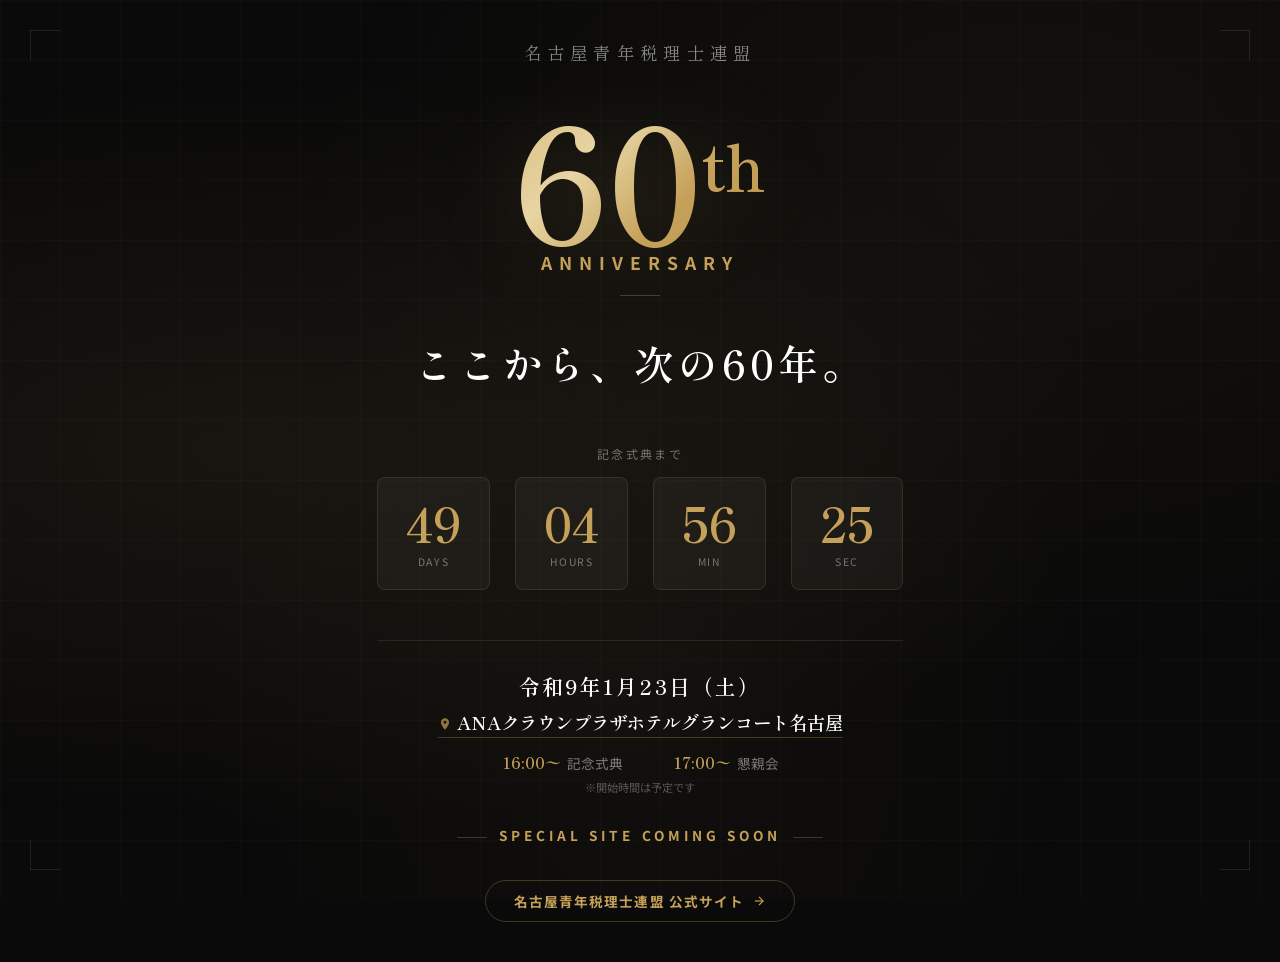
<file: index.html>
<!DOCTYPE html>
<html lang="ja">
<head>
    <meta charset="UTF-8">
    <meta name="viewport" content="width=device-width, initial-scale=1.0">
    <title>名古屋青年税理士連盟 創立60周年記念特設サイト</title>
    <meta name="description" content="名古屋青年税理士連盟は創立60周年を迎えます。記念式典は令和9年1月23日（土）ANAクラウンプラザホテルグランコート名古屋にて開催。">
    <meta property="og:title" content="名古屋青年税理士連盟 創立60周年記念特設サイト">
    <meta property="og:type" content="website">
    <meta property="og:url" content="https://60th.rta.nagoya/">
    <meta property="og:image" content="https://60th.rta.nagoya/images/og-image.jpg">
    <meta property="og:description" content="信頼の60年、未来へ。名古屋青年税理士連盟創立60周年記念特設サイトです。">
    <meta property="og:site_name" content="名古屋青年税理士連盟">
    <meta property="og:locale" content="ja_JP">
    <link rel="icon" href="images/favicon.ico">
    <link rel="apple-touch-icon" href="images/og-image.jpg">
    <link rel="preconnect" href="https://fonts.googleapis.com">
    <link rel="preconnect" href="https://fonts.gstatic.com" crossorigin>
    <link href="https://fonts.googleapis.com/css2?family=Noto+Sans+JP:wght@300;400;700&family=Shippori+Mincho:wght@400;600&display=swap" rel="stylesheet">
    <style>
        *, *::before, *::after { margin: 0; padding: 0; box-sizing: border-box; }

        :root {
            --gold: #C5A059;
            --gold-light: #d4b36a;
            --dark: #0a0a0a;
            --dark-card: rgba(255,255,255,0.04);
            --font-sans: 'Noto Sans JP', sans-serif;
            --font-serif: 'Shippori Mincho', serif;
        }

        body {
            font-family: var(--font-sans);
            background: var(--dark);
            color: #fff;
            min-height: 100vh;
            display: flex;
            align-items: center;
            justify-content: center;
            overflow-x: hidden;
        }

        /* Background */
        .bg {
            position: fixed; top: 0; left: 0; width: 100%; height: 100%; z-index: 0;
            background:
                radial-gradient(ellipse at 20% 50%, rgba(197,160,89,0.08) 0%, transparent 60%),
                radial-gradient(ellipse at 80% 20%, rgba(197,160,89,0.05) 0%, transparent 50%),
                radial-gradient(ellipse at 50% 80%, rgba(197,160,89,0.04) 0%, transparent 50%);
        }

        .bg-grid {
            position: fixed; top: 0; left: 0; width: 100%; height: 100%; z-index: 0;
            background-image:
                linear-gradient(rgba(255,255,255,0.02) 1px, transparent 1px),
                linear-gradient(90deg, rgba(255,255,255,0.02) 1px, transparent 1px);
            background-size: 60px 60px;
        }

        /* Floating particles */
        .particles {
            position: fixed; top: 0; left: 0; width: 100%; height: 100%; z-index: 0;
            overflow: hidden; pointer-events: none;
        }
        .particle {
            position: absolute;
            width: 3px; height: 3px;
            background: var(--gold);
            border-radius: 50%;
            opacity: 0;
            animation: float-up linear infinite;
        }

        @keyframes float-up {
            0% { opacity: 0; transform: translateY(100vh) scale(0); }
            10% { opacity: 0.6; }
            90% { opacity: 0.3; }
            100% { opacity: 0; transform: translateY(-10vh) scale(1); }
        }

        /* Main content */
        .container {
            position: relative; z-index: 10;
            text-align: center;
            padding: 40px 20px;
            max-width: 800px;
        }

        /* Organization name */
        .org-name {
            font-family: var(--font-serif);
            font-size: clamp(0.85rem, 2vw, 1.1rem);
            font-weight: 400;
            letter-spacing: 0.3em;
            color: rgba(255,255,255,0.5);
            margin-bottom: 30px;
            opacity: 0;
            animation: fade-in 1s 0.5s forwards;
        }

        /* Anniversary badge */
        .anniversary {
            margin-bottom: 20px;
            opacity: 0;
            animation: fade-in 1s 0.8s forwards;
        }
        .anniversary-number {
            font-family: var(--font-serif);
            font-size: clamp(5rem, 15vw, 10rem);
            font-weight: 600;
            line-height: 1;
            color: transparent;
            background: linear-gradient(135deg, var(--gold) 0%, #e8d5a3 40%, var(--gold) 60%, #b8923e 100%);
            background-clip: text;
            -webkit-background-clip: text;
            filter: drop-shadow(0 0 40px rgba(197,160,89,0.2));
        }
        .anniversary-sub {
            font-size: clamp(0.8rem, 2vw, 1.1rem);
            font-weight: 700;
            letter-spacing: 0.4em;
            color: var(--gold);
            text-transform: uppercase;
            margin-top: -5px;
        }

        /* Catchcopy */
        .catchcopy {
            font-family: var(--font-serif);
            font-size: clamp(1.5rem, 4vw, 2.5rem);
            font-weight: 600;
            line-height: 1.6;
            letter-spacing: 0.1em;
            margin: 35px 0 50px;
            opacity: 0;
            animation: fade-in 1s 1.1s forwards;
        }

        /* Countdown */
        .countdown-label {
            font-size: 0.75rem;
            letter-spacing: 0.2em;
            color: rgba(255,255,255,0.4);
            text-transform: uppercase;
            margin-bottom: 15px;
            opacity: 0;
            animation: fade-in 1s 1.4s forwards;
        }
        .countdown {
            display: flex;
            justify-content: center;
            gap: clamp(10px, 3vw, 25px);
            margin-bottom: 50px;
            opacity: 0;
            animation: fade-in 1s 1.4s forwards;
        }
        .countdown-item {
            background: var(--dark-card);
            border: 1px solid rgba(197,160,89,0.15);
            border-radius: 8px;
            padding: clamp(12px, 2vw, 20px) clamp(15px, 3vw, 28px);
            min-width: clamp(60px, 10vw, 90px);
            backdrop-filter: blur(10px);
        }
        .countdown-value {
            font-family: var(--font-serif);
            font-size: clamp(1.8rem, 5vw, 3rem);
            font-weight: 600;
            color: var(--gold);
            line-height: 1;
        }
        .countdown-unit {
            font-size: 0.65rem;
            letter-spacing: 0.15em;
            color: rgba(255,255,255,0.4);
            margin-top: 8px;
            text-transform: uppercase;
        }

        /* Event info */
        .event-info {
            border-top: 1px solid rgba(197,160,89,0.15);
            padding-top: 30px;
            opacity: 0;
            animation: fade-in 1s 1.7s forwards;
        }
        .event-date {
            font-family: var(--font-serif);
            font-size: clamp(1rem, 2.5vw, 1.3rem);
            font-weight: 600;
            letter-spacing: 0.1em;
            margin-bottom: 8px;
        }
        .event-venue {
            margin-top: 5px;
        }
        .event-venue a {
            font-size: clamp(0.95rem, 2.2vw, 1.15rem);
            font-family: var(--font-serif);
            font-weight: 600;
            color: #fff;
            text-decoration: none;
            border-bottom: 1px solid rgba(197,160,89,0.3);
            padding-bottom: 2px;
            transition: color 0.3s, border-color 0.3s;
        }
        .event-venue a:hover {
            color: var(--gold);
            border-color: var(--gold);
        }
        .event-venue-icon {
            display: inline-block;
            width: 14px; height: 14px;
            margin-right: 5px;
            vertical-align: -1px;
            fill: var(--gold);
            opacity: 0.7;
        }

        /* Schedule */
        .schedule {
            display: flex;
            justify-content: center;
            gap: clamp(20px, 5vw, 50px);
            margin-top: 15px;
            opacity: 0;
            animation: fade-in 1s 1.9s forwards;
        }
        .schedule-item {
            font-size: clamp(0.75rem, 1.5vw, 0.85rem);
            color: rgba(255,255,255,0.45);
        }
        .schedule-time {
            color: var(--gold);
            font-family: var(--font-serif);
            font-weight: 600;
            font-size: clamp(0.85rem, 1.8vw, 1rem);
            margin-right: 6px;
        }
        .schedule-note {
            font-size: 0.7rem;
            color: rgba(255,255,255,0.3);
            margin-top: 5px;
        }

        /* Footer link */
        .footer-link {
            margin-top: 35px;
            opacity: 0;
            animation: fade-in 1s 2.2s forwards;
        }
        .footer-link a {
            display: inline-flex;
            align-items: center;
            gap: 8px;
            font-size: 0.85rem;
            font-weight: 700;
            color: var(--gold);
            text-decoration: none;
            letter-spacing: 0.08em;
            padding: 10px 28px;
            border: 1px solid rgba(197,160,89,0.3);
            border-radius: 50px;
            transition: all 0.3s;
        }
        .footer-link a:hover {
            background: rgba(197,160,89,0.1);
            border-color: var(--gold);
        }
        .footer-link a svg {
            width: 14px; height: 14px;
            fill: none;
            stroke: currentColor;
            stroke-width: 2;
            transition: transform 0.3s;
        }
        .footer-link a:hover svg {
            transform: translateX(3px);
        }

        /* Coming soon */
        .coming-soon {
            margin-top: 30px;
            font-size: 0.85rem;
            font-weight: 700;
            letter-spacing: 0.3em;
            color: var(--gold);
            text-transform: uppercase;
            opacity: 0;
            animation: fade-in 1s 2.4s forwards, pulse 3s 3.4s ease-in-out infinite;
        }
        .coming-soon-line {
            width: 30px; height: 1px;
            background: var(--gold);
            opacity: 0.3;
            display: inline-block;
            vertical-align: middle;
            margin: 0 12px;
        }

        @keyframes pulse {
            0%, 100% { opacity: 1; }
            50% { opacity: 0.5; }
        }

        /* Decorative lines */
        .deco-line {
            width: 40px; height: 1px;
            background: var(--gold);
            margin: 0 auto 30px;
            opacity: 0;
            animation: fade-in 1s 1s forwards, line-expand 1.5s 1s forwards;
        }

        @keyframes fade-in {
            to { opacity: 1; }
        }
        @keyframes line-expand {
            from { width: 0; }
            to { width: 40px; opacity: 0.3; }
        }

        /* Corner decorations */
        .corner {
            position: fixed;
            width: 80px; height: 80px;
            z-index: 5;
            opacity: 0;
            animation: fade-in 1.5s 2.5s forwards;
        }
        .corner::before, .corner::after {
            content: '';
            position: absolute;
            background: var(--gold);
            opacity: 0.15;
        }
        .corner-tl { top: 30px; left: 30px; }
        .corner-tl::before { top: 0; left: 0; width: 30px; height: 1px; }
        .corner-tl::after { top: 0; left: 0; width: 1px; height: 30px; }
        .corner-tr { top: 30px; right: 30px; }
        .corner-tr::before { top: 0; right: 0; width: 30px; height: 1px; }
        .corner-tr::after { top: 0; right: 0; width: 1px; height: 30px; }
        .corner-bl { bottom: 30px; left: 30px; }
        .corner-bl::before { bottom: 0; left: 0; width: 30px; height: 1px; }
        .corner-bl::after { bottom: 0; left: 0; width: 1px; height: 30px; }
        .corner-br { bottom: 30px; right: 30px; }
        .corner-br::before { bottom: 0; right: 0; width: 30px; height: 1px; }
        .corner-br::after { bottom: 0; right: 0; width: 1px; height: 30px; }

        @media (max-width: 480px) {
            .corner { display: none; }
            .catchcopy { margin: 25px 0 35px; }
            .event-info { padding-top: 25px; }
            .coming-soon { margin-top: 30px; }
        }
    </style>
</head>
<body>
    <div class="bg"></div>
    <div class="bg-grid"></div>
    <div class="particles" id="particles"></div>

    <div class="corner corner-tl"></div>
    <div class="corner corner-tr"></div>
    <div class="corner corner-bl"></div>
    <div class="corner corner-br"></div>

    <div class="container">
        <p class="org-name">名古屋青年税理士連盟</p>

        <div class="anniversary">
            <div class="anniversary-number">60<span style="font-size: 0.4em; vertical-align: super;">th</span></div>
            <div class="anniversary-sub">Anniversary</div>
        </div>

        <div class="deco-line"></div>

        <h1 class="catchcopy">ここから、次の60年。</h1>

        <p class="countdown-label">記念式典まで</p>
        <div class="countdown" id="countdown">
            <div class="countdown-item">
                <div class="countdown-value" id="cd-days">---</div>
                <div class="countdown-unit">Days</div>
            </div>
            <div class="countdown-item">
                <div class="countdown-value" id="cd-hours">--</div>
                <div class="countdown-unit">Hours</div>
            </div>
            <div class="countdown-item">
                <div class="countdown-value" id="cd-mins">--</div>
                <div class="countdown-unit">Min</div>
            </div>
            <div class="countdown-item">
                <div class="countdown-value" id="cd-secs">--</div>
                <div class="countdown-unit">Sec</div>
            </div>
        </div>

        <div class="event-info">
            <p class="event-date">令和9年1月23日（土）</p>
            <p class="event-venue">
                <a href="https://maps.google.com/maps?q=ANA%E3%82%AF%E3%83%A9%E3%82%A6%E3%83%B3%E3%83%97%E3%83%A9%E3%82%B6%E3%83%9B%E3%83%86%E3%83%AB%E3%82%B0%E3%83%A9%E3%83%B3%E3%82%B3%E3%83%BC%E3%83%88%E5%90%8D%E5%8F%A4%E5%B1%8B" target="_blank">
                    <svg class="event-venue-icon" xmlns="http://www.w3.org/2000/svg" viewBox="0 0 24 24"><path d="M12 2C8.13 2 5 5.13 5 9c0 5.25 7 13 7 13s7-7.75 7-13c0-3.87-3.13-7-7-7zm0 9.5c-1.38 0-2.5-1.12-2.5-2.5s1.12-2.5 2.5-2.5 2.5 1.12 2.5 2.5-1.12 2.5-2.5 2.5z"/></svg>ANAクラウンプラザホテルグランコート名古屋
                </a>
            </p>
            <div class="schedule">
                <div class="schedule-item"><span class="schedule-time">16:00〜</span>記念式典</div>
                <div class="schedule-item"><span class="schedule-time">17:00〜</span>懇親会</div>
            </div>
            <p class="schedule-note">※開始時間は予定です</p>
        </div>

        <p class="coming-soon"><span class="coming-soon-line"></span>Special Site Coming Soon<span class="coming-soon-line"></span></p>

        <div class="footer-link">
            <a href="https://www.meiseizei.gr.jp/" target="_blank">
                名古屋青年税理士連盟 公式サイト
                <svg xmlns="http://www.w3.org/2000/svg" viewBox="0 0 24 24"><line x1="5" y1="12" x2="19" y2="12"/><polyline points="12 5 19 12 12 19"/></svg>
            </a>
        </div>
    </div>

    <script>
        // Countdown Timer — Target: 2027-01-23 16:00 JST
        const target = new Date('2027-01-23T16:00:00+09:00').getTime();

        function updateCountdown() {
            const now = Date.now();
            const diff = target - now;

            if (diff <= 0) {
                document.getElementById('cd-days').textContent = '0';
                document.getElementById('cd-hours').textContent = '0';
                document.getElementById('cd-mins').textContent = '0';
                document.getElementById('cd-secs').textContent = '0';
                return;
            }

            const days = Math.floor(diff / (1000 * 60 * 60 * 24));
            const hours = Math.floor((diff % (1000 * 60 * 60 * 24)) / (1000 * 60 * 60));
            const mins = Math.floor((diff % (1000 * 60 * 60)) / (1000 * 60));
            const secs = Math.floor((diff % (1000 * 60)) / 1000);

            document.getElementById('cd-days').textContent = days;
            document.getElementById('cd-hours').textContent = String(hours).padStart(2, '0');
            document.getElementById('cd-mins').textContent = String(mins).padStart(2, '0');
            document.getElementById('cd-secs').textContent = String(secs).padStart(2, '0');
        }

        updateCountdown();
        setInterval(updateCountdown, 1000);

        // Particles
        const container = document.getElementById('particles');
        for (let i = 0; i < 30; i++) {
            const p = document.createElement('div');
            p.className = 'particle';
            p.style.left = Math.random() * 100 + '%';
            p.style.animationDuration = (8 + Math.random() * 12) + 's';
            p.style.animationDelay = Math.random() * 10 + 's';
            p.style.width = p.style.height = (2 + Math.random() * 3) + 'px';
            container.appendChild(p);
        }
    </script>
</body>
</html>
</file>
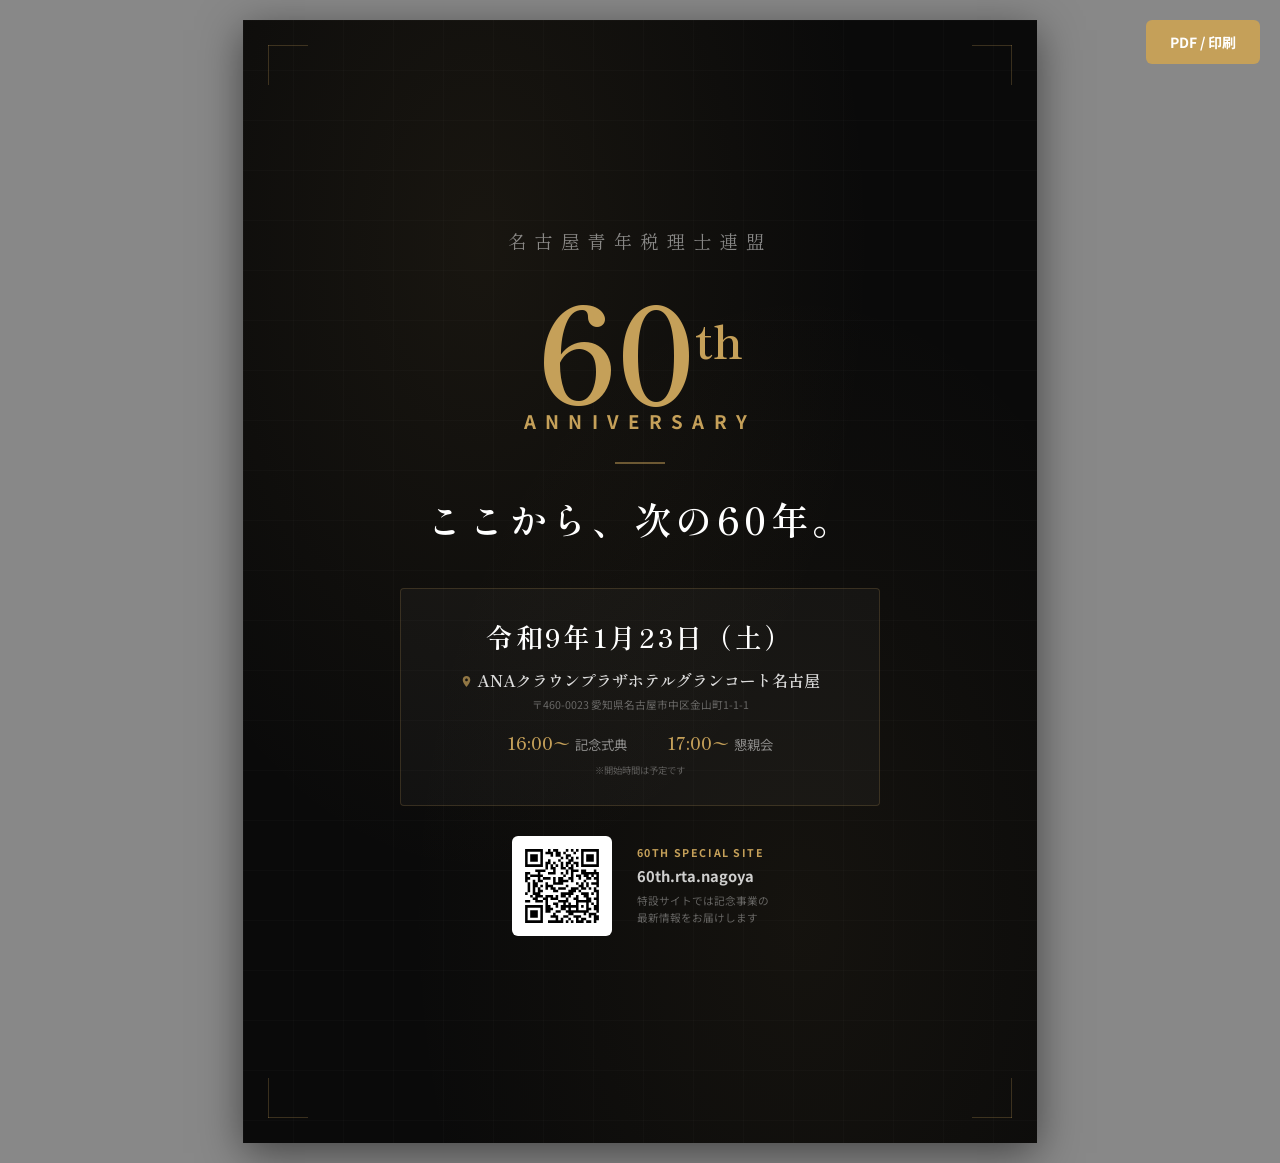
<file: flyer-dark.html>
<!DOCTYPE html>
<html lang="ja">
<head>
    <meta charset="UTF-8">
    <meta name="viewport" content="width=device-width, initial-scale=1.0">
    <title>60周年記念式典 フライヤー（ダーク版）</title>
    <link rel="preconnect" href="https://fonts.googleapis.com">
    <link rel="preconnect" href="https://fonts.gstatic.com" crossorigin>
    <link href="https://fonts.googleapis.com/css2?family=Noto+Sans+JP:wght@300;400;700;900&family=Shippori+Mincho:wght@400;600&display=swap" rel="stylesheet">
    <style>
        @page { size: A4 portrait; margin: 0; }
        *, *::before, *::after { margin: 0; padding: 0; box-sizing: border-box; }

        :root {
            --gold: #C5A059;
            --gold-light: #d4b36a;
            --dark: #0a0a0a;
            --dark-card: rgba(255,255,255,0.04);
            --font-sans: 'Noto Sans JP', sans-serif;
            --font-serif: 'Shippori Mincho', serif;
        }

        body {
            font-family: var(--font-sans);
            background: #888;
            display: flex;
            justify-content: center;
            padding: 20px;
        }
        @media print { body { background: none; padding: 0; } }

        .page {
            width: 210mm; height: 297mm;
            background: var(--dark);
            color: #fff;
            position: relative;
            overflow: hidden;
            display: flex;
            flex-direction: column;
            align-items: center;
            justify-content: center;
            box-shadow: 0 10px 40px rgba(0,0,0,0.5);
        }
        @media print { .page { box-shadow: none; } }

        /* Background */
        .bg-pattern {
            position: absolute; top: 0; left: 0; width: 100%; height: 100%;
            background-image:
                linear-gradient(rgba(255,255,255,0.015) 1px, transparent 1px),
                linear-gradient(90deg, rgba(255,255,255,0.015) 1px, transparent 1px);
            background-size: 50px 50px;
            pointer-events: none;
        }
        .bg-glow {
            position: absolute; top: 0; left: 0; width: 100%; height: 100%;
            background:
                radial-gradient(ellipse at 30% 20%, rgba(197,160,89,0.08) 0%, transparent 50%),
                radial-gradient(ellipse at 70% 80%, rgba(197,160,89,0.06) 0%, transparent 50%);
            pointer-events: none;
        }

        /* Corner decorations */
        .corner { position: absolute; width: 60px; height: 60px; }
        .corner::before, .corner::after {
            content: ''; position: absolute; background: var(--gold); opacity: 0.25;
        }
        .corner-tl { top: 25px; left: 25px; }
        .corner-tl::before { top: 0; left: 0; width: 40px; height: 1px; }
        .corner-tl::after { top: 0; left: 0; width: 1px; height: 40px; }
        .corner-tr { top: 25px; right: 25px; }
        .corner-tr::before { top: 0; right: 0; width: 40px; height: 1px; }
        .corner-tr::after { top: 0; right: 0; width: 1px; height: 40px; }
        .corner-bl { bottom: 25px; left: 25px; }
        .corner-bl::before { bottom: 0; left: 0; width: 40px; height: 1px; }
        .corner-bl::after { bottom: 0; left: 0; width: 1px; height: 40px; }
        .corner-br { bottom: 25px; right: 25px; }
        .corner-br::before { bottom: 0; right: 0; width: 40px; height: 1px; }
        .corner-br::after { bottom: 0; right: 0; width: 1px; height: 40px; }

        /* Content */
        .content {
            position: relative;
            z-index: 10;
            text-align: center;
            padding: 0 30px;
            width: 100%;
        }

        .org-name {
            font-family: var(--font-serif);
            font-size: 14pt;
            font-weight: 400;
            letter-spacing: 0.4em;
            color: rgba(255,255,255,0.5);
            margin-bottom: 25px;
        }

        .anniversary-number {
            font-family: var(--font-serif);
            font-size: 100pt;
            font-weight: 600;
            line-height: 1;
            color: var(--gold);
        }
        .anniversary-number .th {
            font-size: 0.35em;
            vertical-align: super;
        }
        .anniversary-sub {
            font-size: 14pt;
            font-weight: 700;
            letter-spacing: 0.5em;
            color: var(--gold);
            text-transform: uppercase;
            margin-top: -5px;
        }

        .deco-line {
            width: 50px; height: 1.5px;
            background: var(--gold);
            margin: 28px auto;
            opacity: 0.5;
        }

        .catchcopy {
            font-family: var(--font-serif);
            font-size: 28pt;
            font-weight: 600;
            letter-spacing: 0.12em;
            line-height: 1.5;
            margin-bottom: 40px;
        }

        /* Event card */
        .event-box {
            background: rgba(255,255,255,0.03);
            border: 1px solid rgba(197,160,89,0.2);
            border-radius: 4px;
            padding: 28px 35px;
            margin: 0 auto 30px;
            max-width: 480px;
        }
        .event-date {
            font-family: var(--font-serif);
            font-size: 20pt;
            font-weight: 600;
            letter-spacing: 0.1em;
            margin-bottom: 12px;
        }
        .event-venue {
            font-family: var(--font-serif);
            font-size: 12pt;
            font-weight: 600;
            color: rgba(255,255,255,0.85);
            margin-bottom: 5px;
            white-space: nowrap;
        }
        .event-venue-icon {
            display: inline-block;
            width: 13px; height: 13px;
            vertical-align: -1px;
            margin-right: 4px;
            fill: var(--gold);
            opacity: 0.7;
        }
        .event-address {
            font-size: 8pt;
            color: rgba(255,255,255,0.35);
            margin-bottom: 18px;
        }
        .schedule {
            display: flex;
            justify-content: center;
            gap: 40px;
        }
        .schedule-item {
            font-size: 10pt;
            color: rgba(255,255,255,0.5);
        }
        .schedule-time {
            font-family: var(--font-serif);
            font-weight: 600;
            font-size: 13pt;
            color: var(--gold);
            margin-right: 5px;
        }
        .schedule-note {
            font-size: 7pt;
            color: rgba(255,255,255,0.3);
            margin-top: 8px;
        }

        /* QR Section */
        .qr-section {
            display: flex;
            align-items: center;
            justify-content: center;
            gap: 25px;
        }
        .qr-code {
            width: 100px; height: 100px;
            background: #fff;
            border-radius: 6px;
            padding: 8px;
            flex-shrink: 0;
        }
        .qr-code img { width: 100%; height: 100%; }
        .qr-text { text-align: left; }
        .qr-label {
            font-size: 8pt;
            font-weight: 700;
            letter-spacing: 0.15em;
            color: var(--gold);
            text-transform: uppercase;
            margin-bottom: 5px;
        }
        .qr-url {
            font-size: 11pt;
            font-weight: 700;
            color: rgba(255,255,255,0.8);
        }
        .qr-desc {
            font-size: 8pt;
            color: rgba(255,255,255,0.35);
            margin-top: 6px;
            line-height: 1.6;
        }

        /* Print button */
        .print-btn {
            position: fixed; top: 20px; right: 20px; z-index: 100;
            background: var(--gold); color: #fff; border: none;
            padding: 12px 24px; font-size: 14px; font-weight: 700;
            border-radius: 6px; cursor: pointer; font-family: var(--font-sans);
        }
        .print-btn:hover { background: var(--gold-light); }
        @media print { .print-btn { display: none; } }
    </style>
</head>
<body>
    <button class="print-btn" onclick="window.print()">PDF / 印刷</button>

    <div class="page">
        <div class="bg-pattern"></div>
        <div class="bg-glow"></div>

        <div class="corner corner-tl"></div>
        <div class="corner corner-tr"></div>
        <div class="corner corner-bl"></div>
        <div class="corner corner-br"></div>

        <div class="content">
            <p class="org-name">名古屋青年税理士連盟</p>

            <div class="anniversary-number">60<span class="th">th</span></div>
            <div class="anniversary-sub">Anniversary</div>

            <div class="deco-line"></div>

            <h1 class="catchcopy">ここから、次の60年。</h1>

            <div class="event-box">
                <p class="event-date">令和9年1月23日（土）</p>
                <p class="event-venue">
                    <svg class="event-venue-icon" xmlns="http://www.w3.org/2000/svg" viewBox="0 0 24 24"><path d="M12 2C8.13 2 5 5.13 5 9c0 5.25 7 13 7 13s7-7.75 7-13c0-3.87-3.13-7-7-7zm0 9.5c-1.38 0-2.5-1.12-2.5-2.5s1.12-2.5 2.5-2.5 2.5 1.12 2.5 2.5-1.12 2.5-2.5 2.5z"/></svg>ANAクラウンプラザホテルグランコート名古屋
                </p>
                <p class="event-address">〒460-0023 愛知県名古屋市中区金山町1-1-1</p>
                <div class="schedule">
                    <div class="schedule-item"><span class="schedule-time">16:00〜</span>記念式典</div>
                    <div class="schedule-item"><span class="schedule-time">17:00〜</span>懇親会</div>
                </div>
                <p class="schedule-note">※開始時間は予定です</p>
            </div>

            <div class="qr-section">
                <div class="qr-code">
                    <img src="images/site-qr.svg" alt="特設サイト QRコード">
                </div>
                <div class="qr-text">
                    <p class="qr-label">60th Special Site</p>
                    <p class="qr-url">60th.rta.nagoya</p>
                    <p class="qr-desc">特設サイトでは記念事業の<br>最新情報をお届けします</p>
                </div>
            </div>
        </div>
    </div>
</body>
</html>
</file>
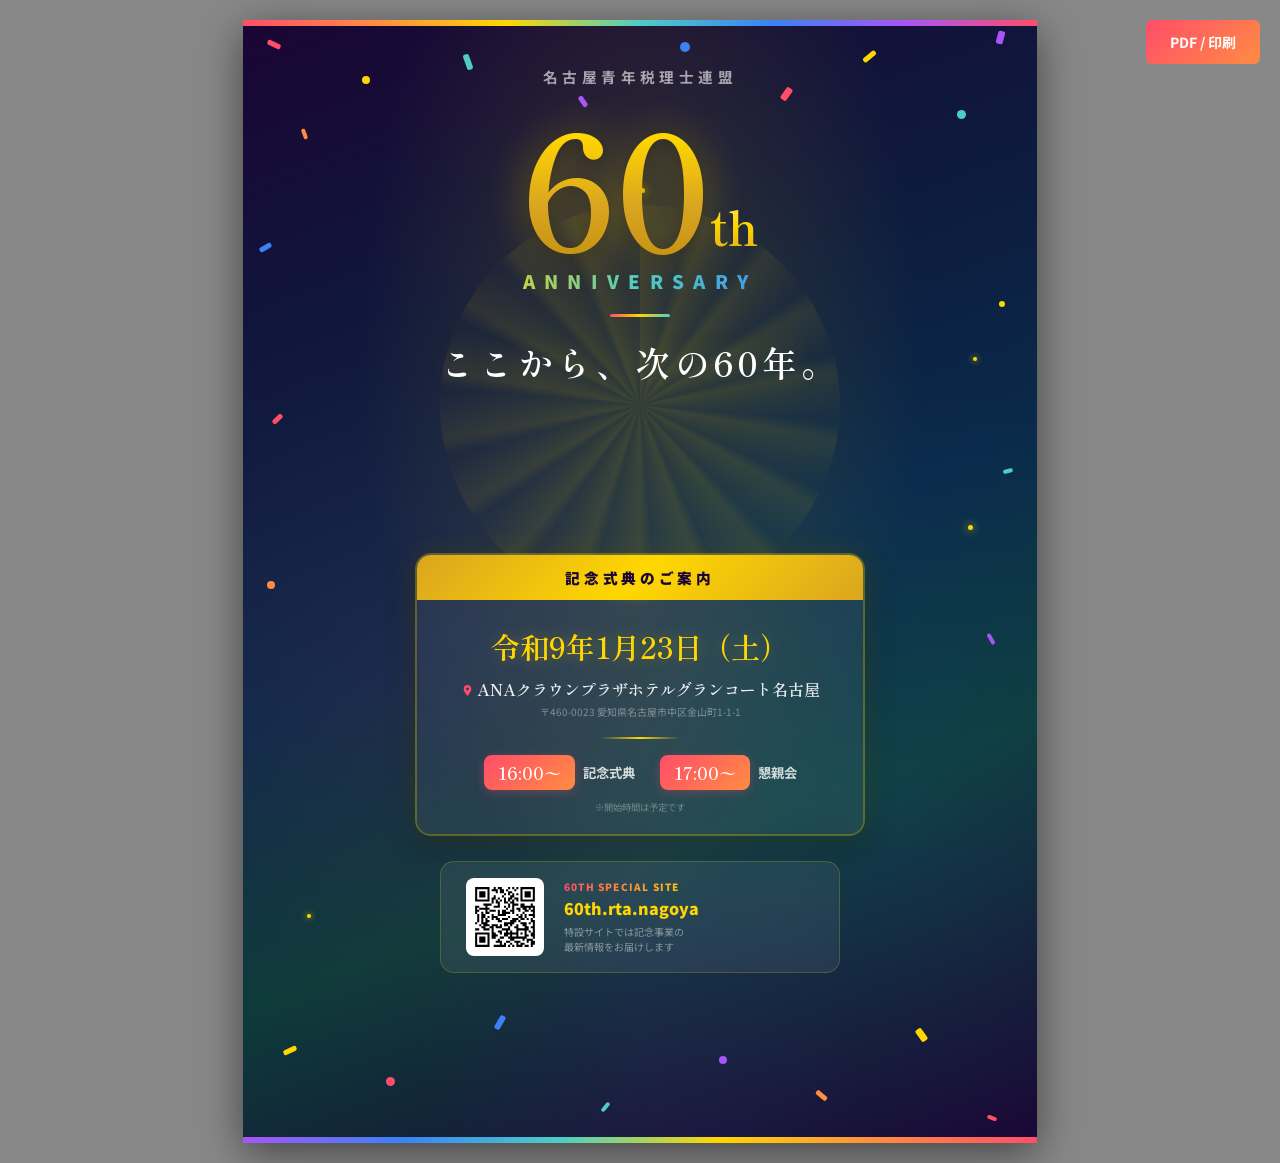
<file: flyer-festive.html>
<!DOCTYPE html>
<html lang="ja">
<head>
    <meta charset="UTF-8">
    <meta name="viewport" content="width=device-width, initial-scale=1.0">
    <title>60周年記念式典 フライヤー（フェスティブ版）</title>
    <link rel="preconnect" href="https://fonts.googleapis.com">
    <link rel="preconnect" href="https://fonts.gstatic.com" crossorigin>
    <link href="https://fonts.googleapis.com/css2?family=Noto+Sans+JP:wght@300;400;700;900&family=Shippori+Mincho:wght@400;600&display=swap" rel="stylesheet">
    <style>
        @page { size: A4 portrait; margin: 0; }
        *, *::before, *::after { margin: 0; padding: 0; box-sizing: border-box; }

        :root {
            --font-sans: 'Noto Sans JP', sans-serif;
            --font-serif: 'Shippori Mincho', serif;
        }

        body {
            font-family: var(--font-sans);
            background: #888;
            display: flex;
            justify-content: center;
            padding: 20px;
        }
        @media print { body { background: none; padding: 0; } }

        .page {
            width: 210mm; height: 297mm;
            background: linear-gradient(160deg, #1a0533 0%, #0d1b3e 30%, #0a2a4a 50%, #0d3b3a 70%, #1a0533 100%);
            color: #fff;
            position: relative;
            overflow: hidden;
            display: flex;
            flex-direction: column;
            box-shadow: 0 10px 40px rgba(0,0,0,0.5);
        }
        @media print { .page { box-shadow: none; } }

        /* ===== Background effects ===== */
        .bg-burst {
            position: absolute; top: 0; left: 0; width: 100%; height: 100%;
            pointer-events: none; z-index: 0;
            background:
                radial-gradient(ellipse at 50% 30%, rgba(255,215,0,0.15) 0%, transparent 50%),
                radial-gradient(ellipse at 20% 60%, rgba(255,50,100,0.08) 0%, transparent 40%),
                radial-gradient(ellipse at 80% 70%, rgba(50,150,255,0.08) 0%, transparent 40%),
                radial-gradient(ellipse at 50% 90%, rgba(150,50,255,0.06) 0%, transparent 40%);
        }

        /* Starburst behind 60 */
        .starburst {
            position: absolute;
            top: 12%; left: 50%;
            transform: translateX(-50%);
            width: 500px; height: 500px;
            z-index: 0;
            pointer-events: none;
        }
        .starburst::before {
            content: '';
            position: absolute;
            top: 50%; left: 50%;
            width: 400px; height: 400px;
            transform: translate(-50%, -50%);
            background: conic-gradient(
                from 0deg,
                rgba(255,215,0,0.08) 0deg, transparent 15deg,
                rgba(255,215,0,0.08) 20deg, transparent 35deg,
                rgba(255,215,0,0.08) 40deg, transparent 55deg,
                rgba(255,215,0,0.08) 60deg, transparent 75deg,
                rgba(255,215,0,0.08) 80deg, transparent 95deg,
                rgba(255,215,0,0.08) 100deg, transparent 115deg,
                rgba(255,215,0,0.08) 120deg, transparent 135deg,
                rgba(255,215,0,0.08) 140deg, transparent 155deg,
                rgba(255,215,0,0.08) 160deg, transparent 175deg,
                rgba(255,215,0,0.08) 180deg, transparent 195deg,
                rgba(255,215,0,0.08) 200deg, transparent 215deg,
                rgba(255,215,0,0.08) 220deg, transparent 235deg,
                rgba(255,215,0,0.08) 240deg, transparent 255deg,
                rgba(255,215,0,0.08) 260deg, transparent 275deg,
                rgba(255,215,0,0.08) 280deg, transparent 295deg,
                rgba(255,215,0,0.08) 300deg, transparent 315deg,
                rgba(255,215,0,0.08) 320deg, transparent 335deg,
                rgba(255,215,0,0.08) 340deg, transparent 355deg
            );
            border-radius: 50%;
        }

        /* Confetti - lots of them */
        .confetti {
            position: absolute; top: 0; left: 0; width: 100%; height: 100%;
            pointer-events: none; z-index: 1; overflow: hidden;
        }
        .c { position: absolute; border-radius: 2px; }
        /* Top area confetti */
        .c1  { background: #FF4D6A; width: 14px; height: 5px; top: 2%; left: 3%; transform: rotate(25deg); }
        .c2  { background: #FFD700; width: 8px; height: 8px; border-radius: 50%; top: 5%; left: 15%; }
        .c3  { background: #4ECDC4; width: 6px; height: 16px; top: 3%; left: 28%; transform: rotate(-20deg); }
        .c4  { background: #A855F7; width: 12px; height: 5px; top: 7%; left: 42%; transform: rotate(55deg); }
        .c5  { background: #3B82F6; width: 10px; height: 10px; border-radius: 50%; top: 2%; left: 55%; }
        .c6  { background: #FF4D6A; width: 7px; height: 14px; top: 6%; left: 68%; transform: rotate(35deg); }
        .c7  { background: #FFD700; width: 15px; height: 5px; top: 3%; left: 78%; transform: rotate(-40deg); }
        .c8  { background: #4ECDC4; width: 9px; height: 9px; border-radius: 50%; top: 8%; left: 90%; }
        .c9  { background: #FF8C42; width: 11px; height: 4px; top: 10%; left: 7%; transform: rotate(70deg); }
        .c10 { background: #A855F7; width: 7px; height: 13px; top: 1%; left: 95%; transform: rotate(15deg); }
        /* Side confetti */
        .c11 { background: #3B82F6; width: 13px; height: 5px; top: 20%; left: 2%; transform: rotate(-30deg); }
        .c12 { background: #FFD700; width: 6px; height: 6px; border-radius: 50%; top: 25%; right: 4%; }
        .c13 { background: #FF4D6A; width: 5px; height: 12px; top: 35%; left: 4%; transform: rotate(45deg); }
        .c14 { background: #4ECDC4; width: 10px; height: 4px; top: 40%; right: 3%; transform: rotate(-15deg); }
        .c15 { background: #FF8C42; width: 8px; height: 8px; border-radius: 50%; top: 50%; left: 3%; }
        .c16 { background: #A855F7; width: 12px; height: 4px; top: 55%; right: 5%; transform: rotate(60deg); }
        /* Bottom confetti */
        .c17 { background: #FFD700; width: 14px; height: 5px; bottom: 8%; left: 5%; transform: rotate(-25deg); }
        .c18 { background: #FF4D6A; width: 9px; height: 9px; border-radius: 50%; bottom: 5%; left: 18%; }
        .c19 { background: #3B82F6; width: 6px; height: 15px; bottom: 10%; left: 32%; transform: rotate(30deg); }
        .c20 { background: #4ECDC4; width: 11px; height: 4px; bottom: 3%; left: 45%; transform: rotate(-50deg); }
        .c21 { background: #A855F7; width: 8px; height: 8px; border-radius: 50%; bottom: 7%; left: 60%; }
        .c22 { background: #FF8C42; width: 13px; height: 5px; bottom: 4%; left: 72%; transform: rotate(40deg); }
        .c23 { background: #FFD700; width: 7px; height: 14px; bottom: 9%; left: 85%; transform: rotate(-35deg); }
        .c24 { background: #FF4D6A; width: 10px; height: 4px; bottom: 2%; right: 5%; transform: rotate(20deg); }
        /* Extra sparkle */
        .c25 { background: #FFD700; width: 5px; height: 5px; border-radius: 50%; top: 15%; left: 50%; box-shadow: 0 0 8px #FFD700; }
        .c26 { background: #FFD700; width: 4px; height: 4px; border-radius: 50%; top: 30%; left: 92%; box-shadow: 0 0 6px #FFD700; }
        .c27 { background: #FFD700; width: 4px; height: 4px; border-radius: 50%; bottom: 20%; left: 8%; box-shadow: 0 0 6px #FFD700; }
        .c28 { background: #FFD700; width: 5px; height: 5px; border-radius: 50%; top: 45%; right: 8%; box-shadow: 0 0 8px #FFD700; }

        /* ===== Top rainbow bar ===== */
        .top-bar {
            height: 6px; flex-shrink: 0; z-index: 2;
            background: linear-gradient(90deg, #FF4D6A, #FF8C42, #FFD700, #4ECDC4, #3B82F6, #A855F7, #FF4D6A);
        }

        /* ===== Hero ===== */
        .hero {
            text-align: center;
            padding: 40px 30px 30px;
            position: relative;
            z-index: 2;
        }
        .hero-org {
            font-size: 11pt;
            font-weight: 700;
            letter-spacing: 0.3em;
            color: rgba(255,255,255,0.6);
            margin-bottom: 15px;
        }
        .hero-number-wrap {
            position: relative;
            display: inline-block;
            margin-bottom: 5px;
        }
        .hero-number {
            font-family: var(--font-serif);
            font-size: 120pt;
            font-weight: 600;
            line-height: 1;
            background: linear-gradient(180deg, #FFE78A 0%, #FFD700 30%, #DAA520 60%, #B8860B 100%);
            background-clip: text;
            -webkit-background-clip: text;
            color: transparent;
            filter: drop-shadow(0 0 20px rgba(255,215,0,0.4)) drop-shadow(0 4px 8px rgba(0,0,0,0.3));
        }
        .hero-th {
            font-family: var(--font-serif);
            font-size: 36pt;
            font-weight: 600;
            background: linear-gradient(180deg, #FFE78A 0%, #FFD700 50%, #DAA520 100%);
            background-clip: text;
            -webkit-background-clip: text;
            color: transparent;
            vertical-align: super;
        }
        .hero-anniversary {
            font-size: 14pt;
            font-weight: 900;
            letter-spacing: 0.5em;
            background: linear-gradient(90deg, #FF4D6A, #FFD700, #4ECDC4, #3B82F6, #A855F7);
            background-clip: text;
            -webkit-background-clip: text;
            color: transparent;
            text-transform: uppercase;
        }
        .hero-line {
            width: 60px; height: 3px;
            background: linear-gradient(90deg, #FF4D6A, #FFD700, #4ECDC4);
            margin: 20px auto;
            border-radius: 2px;
        }
        .hero-catch {
            font-family: var(--font-serif);
            font-size: 26pt;
            font-weight: 600;
            letter-spacing: 0.12em;
            text-shadow: 0 0 30px rgba(255,215,0,0.3);
        }

        /* ===== Main ===== */
        .main {
            flex: 1;
            display: flex;
            flex-direction: column;
            align-items: center;
            justify-content: center;
            padding: 10px 35px 20px;
            position: relative;
            z-index: 2;
        }

        /* Event card */
        .event-card {
            width: 100%;
            max-width: 450px;
            border-radius: 16px;
            overflow: hidden;
            margin-bottom: 25px;
            border: 2px solid rgba(255,215,0,0.3);
            box-shadow: 0 0 30px rgba(255,215,0,0.1), 0 8px 30px rgba(0,0,0,0.3);
        }
        .event-card-header {
            background: linear-gradient(135deg, #DAA520 0%, #FFD700 50%, #DAA520 100%);
            color: #1a0533;
            text-align: center;
            padding: 12px 20px;
            font-size: 11pt;
            font-weight: 900;
            letter-spacing: 0.25em;
        }
        .event-card-body {
            padding: 25px 30px 20px;
            text-align: center;
            background: rgba(255,255,255,0.06);
            backdrop-filter: blur(10px);
        }
        .event-date {
            font-family: var(--font-serif);
            font-size: 22pt;
            font-weight: 600;
            color: #FFD700;
            margin-bottom: 10px;
            text-shadow: 0 0 15px rgba(255,215,0,0.3);
        }
        .event-venue {
            font-family: var(--font-serif);
            font-size: 12pt;
            font-weight: 600;
            color: rgba(255,255,255,0.9);
            margin-bottom: 3px;
            white-space: nowrap;
        }
        .event-venue-icon {
            display: inline-block;
            width: 13px; height: 13px;
            vertical-align: -1px;
            margin-right: 3px;
            fill: #FF4D6A;
        }
        .event-address {
            font-size: 7.5pt;
            color: rgba(255,255,255,0.4);
            margin-bottom: 18px;
        }
        .event-divider {
            width: 80px; height: 2px;
            background: linear-gradient(90deg, transparent, #FFD700, transparent);
            margin: 0 auto 16px;
        }
        .schedule {
            display: flex;
            justify-content: center;
            gap: 25px;
        }
        .schedule-item {
            display: flex;
            align-items: center;
            gap: 8px;
        }
        .schedule-time-box {
            background: linear-gradient(135deg, #FF4D6A, #FF8C42);
            color: #fff;
            font-family: var(--font-serif);
            font-size: 13pt;
            font-weight: 600;
            padding: 5px 14px;
            border-radius: 8px;
            box-shadow: 0 2px 10px rgba(255,77,106,0.3);
        }
        .schedule-label {
            font-size: 10pt;
            font-weight: 700;
            color: rgba(255,255,255,0.8);
        }
        .schedule-note {
            font-size: 7pt;
            color: rgba(255,255,255,0.35);
            margin-top: 10px;
        }

        /* QR section */
        .qr-section {
            display: flex;
            align-items: center;
            gap: 20px;
            background: rgba(255,255,255,0.07);
            border: 1px solid rgba(255,215,0,0.2);
            border-radius: 14px;
            padding: 16px 25px;
            max-width: 400px;
            width: 100%;
            margin-bottom: 18px;
            backdrop-filter: blur(10px);
        }
        .qr-code {
            width: 78px; height: 78px;
            flex-shrink: 0;
            background: #fff;
            border-radius: 8px;
            padding: 5px;
        }
        .qr-code img { width: 100%; height: 100%; }
        .qr-text { text-align: left; }
        .qr-label {
            font-size: 7.5pt;
            font-weight: 900;
            letter-spacing: 0.12em;
            background: linear-gradient(90deg, #FF4D6A, #FFD700);
            background-clip: text;
            -webkit-background-clip: text;
            color: transparent;
            text-transform: uppercase;
            margin-bottom: 2px;
        }
        .qr-url {
            font-size: 12pt;
            font-weight: 900;
            color: #FFD700;
        }
        .qr-desc {
            font-size: 7.5pt;
            color: rgba(255,255,255,0.45);
            margin-top: 4px;
            line-height: 1.5;
        }

        /* Footer */
        .flyer-footer {
            font-size: 7.5pt;
            color: rgba(255,255,255,0.3);
            text-align: center;
        }

        /* Bottom bar */
        .bottom-bar {
            height: 6px; flex-shrink: 0; z-index: 2;
            background: linear-gradient(90deg, #A855F7, #3B82F6, #4ECDC4, #FFD700, #FF8C42, #FF4D6A);
        }

        /* Print button */
        .print-btn {
            position: fixed; top: 20px; right: 20px; z-index: 100;
            background: linear-gradient(135deg, #FF4D6A, #FF8C42);
            color: #fff; border: none;
            padding: 12px 24px; font-size: 14px; font-weight: 700;
            border-radius: 6px; cursor: pointer; font-family: var(--font-sans);
        }
        .print-btn:hover { opacity: 0.9; }
        @media print { .print-btn { display: none; } }
    </style>
</head>
<body>
    <button class="print-btn" onclick="window.print()">PDF / 印刷</button>

    <div class="page">
        <div class="bg-burst"></div>
        <div class="starburst"></div>
        <div class="confetti">
            <div class="c c1"></div><div class="c c2"></div><div class="c c3"></div><div class="c c4"></div>
            <div class="c c5"></div><div class="c c6"></div><div class="c c7"></div><div class="c c8"></div>
            <div class="c c9"></div><div class="c c10"></div><div class="c c11"></div><div class="c c12"></div>
            <div class="c c13"></div><div class="c c14"></div><div class="c c15"></div><div class="c c16"></div>
            <div class="c c17"></div><div class="c c18"></div><div class="c c19"></div><div class="c c20"></div>
            <div class="c c21"></div><div class="c c22"></div><div class="c c23"></div><div class="c c24"></div>
            <div class="c c25"></div><div class="c c26"></div><div class="c c27"></div><div class="c c28"></div>
        </div>

        <div class="top-bar"></div>

        <div class="hero">
            <p class="hero-org">名古屋青年税理士連盟</p>
            <div class="hero-number-wrap">
                <span class="hero-number">60</span><span class="hero-th">th</span>
            </div>
            <div class="hero-anniversary">Anniversary</div>
            <div class="hero-line"></div>
            <h1 class="hero-catch">ここから、次の60年。</h1>
        </div>

        <div class="main">
            <div class="event-card">
                <div class="event-card-header">記念式典のご案内</div>
                <div class="event-card-body">
                    <p class="event-date">令和9年1月23日（土）</p>
                    <p class="event-venue">
                        <svg class="event-venue-icon" xmlns="http://www.w3.org/2000/svg" viewBox="0 0 24 24"><path d="M12 2C8.13 2 5 5.13 5 9c0 5.25 7 13 7 13s7-7.75 7-13c0-3.87-3.13-7-7-7zm0 9.5c-1.38 0-2.5-1.12-2.5-2.5s1.12-2.5 2.5-2.5 2.5 1.12 2.5 2.5-1.12 2.5-2.5 2.5z"/></svg>ANAクラウンプラザホテルグランコート名古屋
                    </p>
                    <p class="event-address">〒460-0023 愛知県名古屋市中区金山町1-1-1</p>
                    <div class="event-divider"></div>
                    <div class="schedule">
                        <div class="schedule-item">
                            <span class="schedule-time-box">16:00〜</span>
                            <span class="schedule-label">記念式典</span>
                        </div>
                        <div class="schedule-item">
                            <span class="schedule-time-box">17:00〜</span>
                            <span class="schedule-label">懇親会</span>
                        </div>
                    </div>
                    <p class="schedule-note">※開始時間は予定です</p>
                </div>
            </div>

            <div class="qr-section">
                <div class="qr-code">
                    <img src="images/site-qr.svg" alt="特設サイト QRコード">
                </div>
                <div class="qr-text">
                    <p class="qr-label">60th Special Site</p>
                    <p class="qr-url">60th.rta.nagoya</p>
                    <p class="qr-desc">特設サイトでは記念事業の<br>最新情報をお届けします</p>
                </div>
            </div>
        </div>

        <div class="bottom-bar"></div>
    </div>
</body>
</html>
</file>
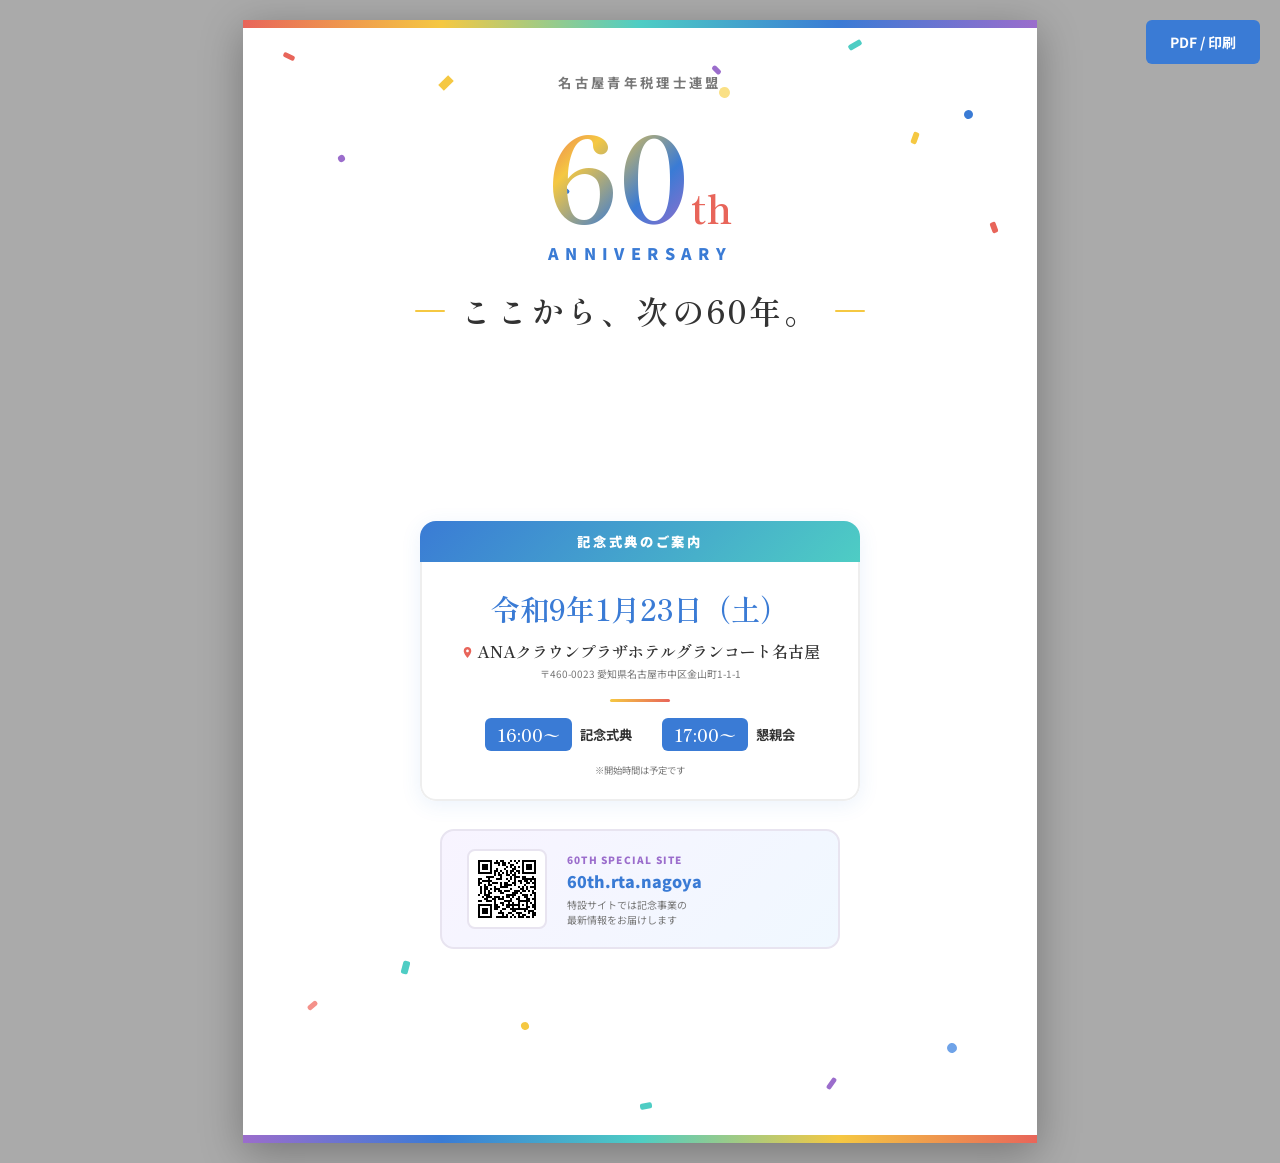
<file: flyer-pop.html>
<!DOCTYPE html>
<html lang="ja">
<head>
    <meta charset="UTF-8">
    <meta name="viewport" content="width=device-width, initial-scale=1.0">
    <title>60周年記念式典 フライヤー（ポップ版）</title>
    <link rel="preconnect" href="https://fonts.googleapis.com">
    <link rel="preconnect" href="https://fonts.gstatic.com" crossorigin>
    <link href="https://fonts.googleapis.com/css2?family=Noto+Sans+JP:wght@300;400;700;900&family=Shippori+Mincho:wght@400;600&display=swap" rel="stylesheet">
    <style>
        @page { size: A4 portrait; margin: 0; }
        *, *::before, *::after { margin: 0; padding: 0; box-sizing: border-box; }

        :root {
            --coral: #E8655A;
            --coral-light: #F4918A;
            --blue: #3A7BD5;
            --blue-light: #6FA3E8;
            --yellow: #F5C842;
            --yellow-light: #FAE085;
            --mint: #4ECDC4;
            --purple: #9B6DCC;
            --text: #333;
            --text-light: #777;
            --bg: #FFFFFF;
            --font-sans: 'Noto Sans JP', sans-serif;
            --font-serif: 'Shippori Mincho', serif;
        }

        body {
            font-family: var(--font-sans);
            background: #aaa;
            display: flex;
            justify-content: center;
            padding: 20px;
        }
        @media print { body { background: none; padding: 0; } }

        .page {
            width: 210mm; height: 297mm;
            background: var(--bg);
            color: var(--text);
            position: relative;
            overflow: hidden;
            display: flex;
            flex-direction: column;
            box-shadow: 0 10px 40px rgba(0,0,0,0.3);
        }
        @media print { .page { box-shadow: none; } }

        /* ===== Confetti decoration ===== */
        .confetti {
            position: absolute; top: 0; left: 0; width: 100%; height: 100%;
            pointer-events: none; z-index: 0; overflow: hidden;
        }
        .confetti-piece {
            position: absolute;
            width: 10px; height: 10px;
            border-radius: 2px;
        }
        .confetti-piece:nth-child(1) { background: var(--coral); top: 3%; left: 5%; transform: rotate(25deg); width: 12px; height: 5px; }
        .confetti-piece:nth-child(2) { background: var(--blue); top: 8%; right: 8%; transform: rotate(-15deg); border-radius: 50%; width: 9px; height: 9px; }
        .confetti-piece:nth-child(3) { background: var(--yellow); top: 5%; left: 25%; transform: rotate(45deg); width: 8px; height: 14px; border-radius: 0; }
        .confetti-piece:nth-child(4) { background: var(--mint); top: 2%; right: 22%; transform: rotate(-30deg); width: 14px; height: 6px; }
        .confetti-piece:nth-child(5) { background: var(--purple); top: 12%; left: 12%; transform: rotate(60deg); border-radius: 50%; width: 7px; height: 7px; }
        .confetti-piece:nth-child(6) { background: var(--yellow); top: 10%; right: 15%; transform: rotate(20deg); width: 6px; height: 12px; }
        .confetti-piece:nth-child(7) { background: var(--coral-light); bottom: 12%; left: 8%; transform: rotate(-40deg); width: 11px; height: 5px; }
        .confetti-piece:nth-child(8) { background: var(--blue-light); bottom: 8%; right: 10%; transform: rotate(35deg); border-radius: 50%; width: 10px; height: 10px; }
        .confetti-piece:nth-child(9) { background: var(--mint); bottom: 15%; left: 20%; transform: rotate(15deg); width: 7px; height: 13px; }
        .confetti-piece:nth-child(10) { background: var(--purple); bottom: 5%; right: 25%; transform: rotate(-55deg); width: 13px; height: 5px; }
        .confetti-piece:nth-child(11) { background: var(--yellow); bottom: 10%; left: 35%; transform: rotate(70deg); border-radius: 50%; width: 8px; height: 8px; }
        .confetti-piece:nth-child(12) { background: var(--coral); top: 18%; right: 5%; transform: rotate(-20deg); width: 6px; height: 11px; }
        .confetti-piece:nth-child(13) { background: var(--blue); top: 15%; left: 40%; transform: rotate(40deg); width: 9px; height: 4px; }
        .confetti-piece:nth-child(14) { background: var(--mint); bottom: 3%; left: 50%; transform: rotate(-10deg); width: 12px; height: 6px; }
        .confetti-piece:nth-child(15) { background: var(--yellow-light); top: 6%; left: 60%; transform: rotate(50deg); border-radius: 50%; width: 11px; height: 11px; }
        .confetti-piece:nth-child(16) { background: var(--purple); top: 4%; right: 40%; transform: rotate(-45deg); width: 5px; height: 10px; }

        /* ===== Top color bar ===== */
        .top-bar {
            height: 8px;
            background: linear-gradient(90deg, var(--coral) 0%, var(--yellow) 25%, var(--mint) 50%, var(--blue) 75%, var(--purple) 100%);
            flex-shrink: 0;
        }

        /* ===== Hero ===== */
        .hero {
            text-align: center;
            padding: 45px 40px 35px;
            position: relative;
            z-index: 1;
        }
        .hero-org {
            font-size: 10pt;
            font-weight: 700;
            letter-spacing: 0.25em;
            color: var(--text-light);
            margin-bottom: 20px;
        }
        .hero-badge {
            display: inline-flex;
            align-items: baseline;
            gap: 2px;
            margin-bottom: 5px;
        }
        .hero-number {
            font-family: var(--font-serif);
            font-size: 90pt;
            font-weight: 600;
            line-height: 1;
            background: linear-gradient(135deg, var(--coral) 0%, var(--yellow) 30%, var(--blue) 70%, var(--purple) 100%);
            background-clip: text;
            -webkit-background-clip: text;
            color: transparent;
        }
        .hero-th {
            font-family: var(--font-serif);
            font-size: 30pt;
            font-weight: 600;
            color: var(--coral);
            vertical-align: super;
        }
        .hero-anniversary {
            font-size: 12pt;
            font-weight: 900;
            letter-spacing: 0.4em;
            color: var(--blue);
            text-transform: uppercase;
        }
        .hero-catch {
            font-family: var(--font-serif);
            font-size: 24pt;
            font-weight: 600;
            letter-spacing: 0.1em;
            margin-top: 22px;
            color: var(--text);
            position: relative;
            display: inline-block;
        }
        .hero-catch::before, .hero-catch::after {
            content: '';
            position: absolute;
            top: 50%;
            width: 30px; height: 2px;
            background: var(--yellow);
            border-radius: 1px;
        }
        .hero-catch::before { left: -45px; }
        .hero-catch::after { right: -45px; }

        /* ===== Main ===== */
        .main {
            flex: 1;
            display: flex;
            flex-direction: column;
            align-items: center;
            justify-content: center;
            padding: 15px 40px 25px;
            position: relative;
            z-index: 1;
        }

        /* Event card */
        .event-card {
            width: 100%;
            max-width: 440px;
            border-radius: 16px;
            overflow: hidden;
            margin-bottom: 28px;
            box-shadow: 0 4px 20px rgba(58,123,213,0.1);
        }
        .event-card-header {
            background: linear-gradient(135deg, var(--blue) 0%, var(--mint) 100%);
            color: #fff;
            text-align: center;
            padding: 11px 20px;
            font-size: 10pt;
            font-weight: 900;
            letter-spacing: 0.2em;
        }
        .event-card-body {
            padding: 25px 30px 22px;
            text-align: center;
            background: #fff;
            border: 2px solid #eee;
            border-top: none;
            border-radius: 0 0 16px 16px;
        }
        .event-date {
            font-family: var(--font-serif);
            font-size: 22pt;
            font-weight: 600;
            color: var(--blue);
            margin-bottom: 10px;
        }
        .event-venue {
            font-family: var(--font-serif);
            font-size: 12pt;
            font-weight: 600;
            color: var(--text);
            margin-bottom: 3px;
            white-space: nowrap;
        }
        .event-venue-icon {
            display: inline-block;
            width: 13px; height: 13px;
            vertical-align: -1px;
            margin-right: 3px;
            fill: var(--coral);
        }
        .event-address {
            font-size: 7.5pt;
            color: var(--text-light);
            margin-bottom: 18px;
        }
        .event-divider {
            width: 60px; height: 3px;
            background: linear-gradient(90deg, var(--yellow), var(--coral));
            margin: 0 auto 16px;
            border-radius: 2px;
        }
        .schedule {
            display: flex;
            justify-content: center;
            gap: 30px;
        }
        .schedule-item {
            display: flex;
            align-items: center;
            gap: 8px;
        }
        .schedule-time-box {
            background: var(--blue);
            color: #fff;
            font-family: var(--font-serif);
            font-size: 13pt;
            font-weight: 600;
            padding: 4px 12px;
            border-radius: 6px;
        }
        .schedule-label {
            font-size: 10pt;
            font-weight: 700;
            color: var(--text);
        }
        .schedule-note {
            font-size: 7pt;
            color: var(--text-light);
            margin-top: 12px;
        }

        /* QR section */
        .qr-section {
            display: flex;
            align-items: center;
            gap: 20px;
            background: linear-gradient(135deg, #f8f4ff 0%, #f0f8ff 100%);
            border: 2px solid #e8e4f0;
            border-radius: 14px;
            padding: 18px 25px;
            max-width: 400px;
            width: 100%;
            margin-bottom: 22px;
        }
        .qr-code {
            width: 80px; height: 80px;
            flex-shrink: 0;
            background: #fff;
            border-radius: 8px;
            padding: 5px;
            border: 2px solid #e8e4f0;
        }
        .qr-code img { width: 100%; height: 100%; }
        .qr-text { text-align: left; }
        .qr-label {
            font-size: 7.5pt;
            font-weight: 900;
            letter-spacing: 0.12em;
            color: var(--purple);
            text-transform: uppercase;
            margin-bottom: 2px;
        }
        .qr-url {
            font-size: 12pt;
            font-weight: 900;
            color: var(--blue);
        }
        .qr-desc {
            font-size: 7.5pt;
            color: var(--text-light);
            margin-top: 4px;
            line-height: 1.5;
        }

        /* Footer */
        .flyer-footer {
            font-size: 7.5pt;
            color: var(--text-light);
            text-align: center;
        }

        /* Bottom bar */
        .bottom-bar {
            height: 8px;
            background: linear-gradient(90deg, var(--purple) 0%, var(--blue) 25%, var(--mint) 50%, var(--yellow) 75%, var(--coral) 100%);
            flex-shrink: 0;
        }

        /* Print button */
        .print-btn {
            position: fixed; top: 20px; right: 20px; z-index: 100;
            background: var(--blue); color: #fff; border: none;
            padding: 12px 24px; font-size: 14px; font-weight: 700;
            border-radius: 6px; cursor: pointer; font-family: var(--font-sans);
        }
        .print-btn:hover { background: var(--blue-light); }
        @media print { .print-btn { display: none; } }
    </style>
</head>
<body>
    <button class="print-btn" onclick="window.print()">PDF / 印刷</button>

    <div class="page">
        <div class="confetti">
            <div class="confetti-piece"></div><div class="confetti-piece"></div>
            <div class="confetti-piece"></div><div class="confetti-piece"></div>
            <div class="confetti-piece"></div><div class="confetti-piece"></div>
            <div class="confetti-piece"></div><div class="confetti-piece"></div>
            <div class="confetti-piece"></div><div class="confetti-piece"></div>
            <div class="confetti-piece"></div><div class="confetti-piece"></div>
            <div class="confetti-piece"></div><div class="confetti-piece"></div>
            <div class="confetti-piece"></div><div class="confetti-piece"></div>
        </div>

        <div class="top-bar"></div>

        <!-- Hero -->
        <div class="hero">
            <p class="hero-org">名古屋青年税理士連盟</p>
            <div class="hero-badge">
                <span class="hero-number">60</span><span class="hero-th">th</span>
            </div>
            <div class="hero-anniversary">Anniversary</div>
            <h1 class="hero-catch">ここから、次の60年。</h1>
        </div>

        <!-- Main -->
        <div class="main">
            <div class="event-card">
                <div class="event-card-header">記念式典のご案内</div>
                <div class="event-card-body">
                    <p class="event-date">令和9年1月23日（土）</p>
                    <p class="event-venue">
                        <svg class="event-venue-icon" xmlns="http://www.w3.org/2000/svg" viewBox="0 0 24 24"><path d="M12 2C8.13 2 5 5.13 5 9c0 5.25 7 13 7 13s7-7.75 7-13c0-3.87-3.13-7-7-7zm0 9.5c-1.38 0-2.5-1.12-2.5-2.5s1.12-2.5 2.5-2.5 2.5 1.12 2.5 2.5-1.12 2.5-2.5 2.5z"/></svg>ANAクラウンプラザホテルグランコート名古屋
                    </p>
                    <p class="event-address">〒460-0023 愛知県名古屋市中区金山町1-1-1</p>
                    <div class="event-divider"></div>
                    <div class="schedule">
                        <div class="schedule-item">
                            <span class="schedule-time-box">16:00〜</span>
                            <span class="schedule-label">記念式典</span>
                        </div>
                        <div class="schedule-item">
                            <span class="schedule-time-box">17:00〜</span>
                            <span class="schedule-label">懇親会</span>
                        </div>
                    </div>
                    <p class="schedule-note">※開始時間は予定です</p>
                </div>
            </div>

            <div class="qr-section">
                <div class="qr-code">
                    <img src="images/site-qr.svg" alt="特設サイト QRコード">
                </div>
                <div class="qr-text">
                    <p class="qr-label">60th Special Site</p>
                    <p class="qr-url">60th.rta.nagoya</p>
                    <p class="qr-desc">特設サイトでは記念事業の<br>最新情報をお届けします</p>
                </div>
            </div>
        </div>

        <div class="bottom-bar"></div>
    </div>
</body>
</html>
</file>
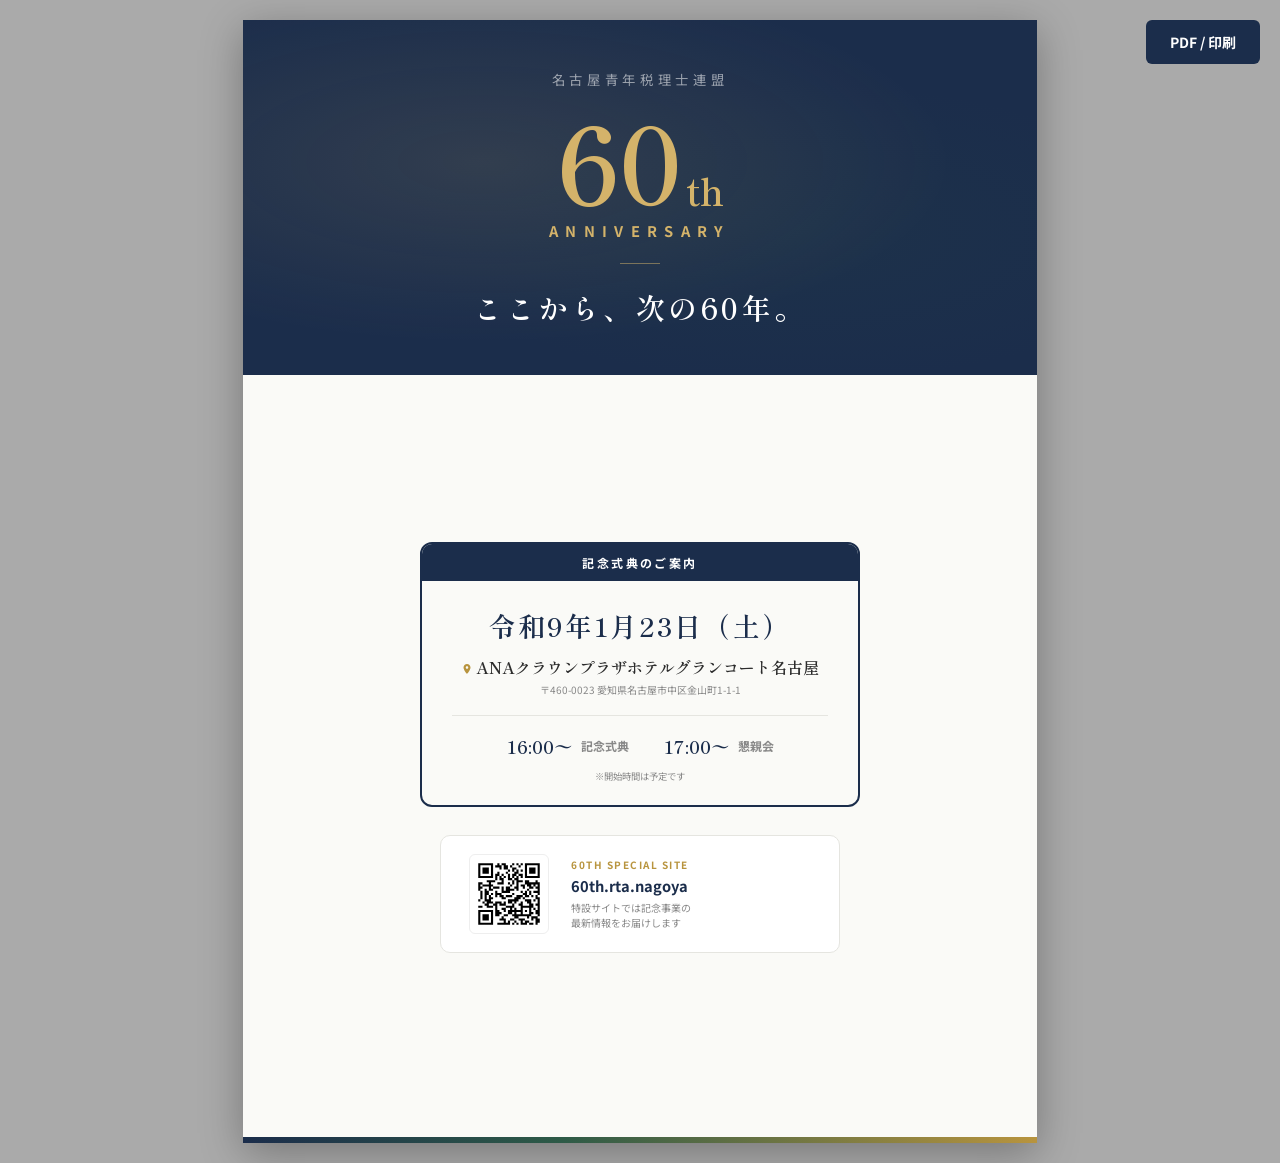
<file: flyer.html>
<!DOCTYPE html>
<html lang="ja">
<head>
    <meta charset="UTF-8">
    <meta name="viewport" content="width=device-width, initial-scale=1.0">
    <title>60周年記念式典 フライヤー</title>
    <link rel="preconnect" href="https://fonts.googleapis.com">
    <link rel="preconnect" href="https://fonts.gstatic.com" crossorigin>
    <link href="https://fonts.googleapis.com/css2?family=Noto+Sans+JP:wght@300;400;700;900&family=Shippori+Mincho:wght@400;600&display=swap" rel="stylesheet">
    <style>
        @page { size: A4 portrait; margin: 0; }
        *, *::before, *::after { margin: 0; padding: 0; box-sizing: border-box; }

        :root {
            --gold: #B8943E;
            --gold-light: #D4B36A;
            --navy: #1B2D4B;
            --navy-light: #2A4068;
            --green: #2D5A47;
            --bg: #FAFAF7;
            --text: #2C2C2C;
            --text-light: #888;
            --font-sans: 'Noto Sans JP', sans-serif;
            --font-serif: 'Shippori Mincho', serif;
        }

        body {
            font-family: var(--font-sans);
            background: #aaa;
            display: flex;
            justify-content: center;
            padding: 20px;
        }
        @media print { body { background: none; padding: 0; } }

        .page {
            width: 210mm; height: 297mm;
            background: var(--bg);
            color: var(--text);
            position: relative;
            overflow: hidden;
            display: flex;
            flex-direction: column;
            box-shadow: 0 10px 40px rgba(0,0,0,0.3);
        }
        @media print { .page { box-shadow: none; } }

        /* ===== Top hero band ===== */
        .hero {
            background: var(--navy);
            color: #fff;
            padding: 50px 40px 45px;
            text-align: center;
            position: relative;
            overflow: hidden;
        }
        .hero::before {
            content: '';
            position: absolute; top: 0; left: 0; width: 100%; height: 100%;
            background:
                radial-gradient(ellipse at 30% 40%, rgba(212,179,106,0.12) 0%, transparent 60%),
                radial-gradient(ellipse at 70% 60%, rgba(45,90,71,0.1) 0%, transparent 50%);
        }
        .hero > * { position: relative; z-index: 1; }

        .hero-org {
            font-size: 10pt;
            font-weight: 400;
            letter-spacing: 0.35em;
            color: rgba(255,255,255,0.55);
            margin-bottom: 18px;
        }

        .hero-badge {
            display: inline-flex;
            align-items: baseline;
            gap: 4px;
            margin-bottom: 6px;
        }
        .hero-number {
            font-family: var(--font-serif);
            font-size: 80pt;
            font-weight: 600;
            line-height: 1;
            color: var(--gold-light);
        }
        .hero-th {
            font-family: var(--font-serif);
            font-size: 28pt;
            font-weight: 600;
            color: var(--gold-light);
            vertical-align: super;
            line-height: 1;
        }
        .hero-anniversary {
            font-size: 11pt;
            font-weight: 700;
            letter-spacing: 0.5em;
            color: var(--gold-light);
            text-transform: uppercase;
        }

        .hero-line {
            width: 40px; height: 1.5px;
            background: var(--gold-light);
            margin: 22px auto;
            opacity: 0.5;
        }

        .hero-catch {
            font-family: var(--font-serif);
            font-size: 22pt;
            font-weight: 600;
            letter-spacing: 0.12em;
            line-height: 1.5;
        }

        /* ===== Main content area ===== */
        .main {
            flex: 1;
            display: flex;
            flex-direction: column;
            align-items: center;
            justify-content: center;
            padding: 35px 40px 30px;
        }

        /* Event card */
        .event-card {
            width: 100%;
            max-width: 440px;
            border: 2px solid var(--navy);
            border-radius: 12px;
            overflow: hidden;
            margin-bottom: 28px;
        }
        .event-card-header {
            background: var(--navy);
            color: #fff;
            text-align: center;
            padding: 10px 20px;
            font-size: 9pt;
            font-weight: 700;
            letter-spacing: 0.2em;
            text-transform: uppercase;
        }
        .event-card-body {
            padding: 25px 30px 22px;
            text-align: center;
        }
        .event-date {
            font-family: var(--font-serif);
            font-size: 20pt;
            font-weight: 600;
            color: var(--navy);
            letter-spacing: 0.08em;
            margin-bottom: 10px;
        }
        .event-venue {
            font-family: var(--font-serif);
            font-size: 12pt;
            font-weight: 600;
            color: var(--text);
            margin-bottom: 3px;
        }
        .event-venue-icon {
            display: inline-block;
            width: 12px; height: 12px;
            vertical-align: -1px;
            margin-right: 3px;
            fill: var(--gold);
        }
        .event-address {
            font-size: 7.5pt;
            color: var(--text-light);
            margin-bottom: 18px;
        }
        .event-divider {
            width: 100%;
            height: 1px;
            background: #e5e5e0;
            margin-bottom: 16px;
        }
        .schedule {
            display: flex;
            justify-content: center;
            gap: 35px;
        }
        .schedule-item {
            display: flex;
            align-items: center;
            gap: 8px;
        }
        .schedule-time {
            font-family: var(--font-serif);
            font-size: 14pt;
            font-weight: 600;
            color: var(--navy);
        }
        .schedule-label {
            font-size: 9pt;
            color: var(--text-light);
            font-weight: 700;
        }
        .schedule-note {
            font-size: 7pt;
            color: var(--text-light);
            margin-top: 10px;
        }

        /* QR section */
        .qr-section {
            display: flex;
            align-items: center;
            gap: 22px;
            background: #fff;
            border: 1px solid #e5e5e0;
            border-radius: 10px;
            padding: 18px 28px;
            max-width: 400px;
            width: 100%;
            margin-bottom: 22px;
        }
        .qr-code {
            width: 80px; height: 80px;
            flex-shrink: 0;
            background: #fff;
            border-radius: 6px;
            padding: 4px;
            border: 1px solid #eee;
        }
        .qr-code img { width: 100%; height: 100%; }
        .qr-text { text-align: left; }
        .qr-label {
            font-size: 7.5pt;
            font-weight: 700;
            letter-spacing: 0.15em;
            color: var(--gold);
            text-transform: uppercase;
            margin-bottom: 3px;
        }
        .qr-url {
            font-size: 11pt;
            font-weight: 700;
            color: var(--navy);
            font-family: var(--font-sans);
        }
        .qr-desc {
            font-size: 7.5pt;
            color: var(--text-light);
            margin-top: 4px;
            line-height: 1.5;
        }

        /* Footer */
        .flyer-footer {
            font-size: 7.5pt;
            color: var(--text-light);
            letter-spacing: 0.08em;
            text-align: center;
        }

        /* Bottom accent bar */
        .bottom-bar {
            height: 6px;
            background: linear-gradient(90deg, var(--navy) 0%, var(--green) 40%, var(--gold) 100%);
        }

        /* Print button */
        .print-btn {
            position: fixed; top: 20px; right: 20px; z-index: 100;
            background: var(--navy); color: #fff; border: none;
            padding: 12px 24px; font-size: 14px; font-weight: 700;
            border-radius: 6px; cursor: pointer; font-family: var(--font-sans);
        }
        .print-btn:hover { background: var(--navy-light); }
        @media print { .print-btn { display: none; } }
    </style>
</head>
<body>
    <button class="print-btn" onclick="window.print()">PDF / 印刷</button>

    <div class="page">
        <!-- Hero -->
        <div class="hero">
            <p class="hero-org">名古屋青年税理士連盟</p>
            <div class="hero-badge">
                <span class="hero-number">60</span><span class="hero-th">th</span>
            </div>
            <div class="hero-anniversary">Anniversary</div>
            <div class="hero-line"></div>
            <h1 class="hero-catch">ここから、次の60年。</h1>
        </div>

        <!-- Main content -->
        <div class="main">
            <!-- Event card -->
            <div class="event-card">
                <div class="event-card-header">記念式典のご案内</div>
                <div class="event-card-body">
                    <p class="event-date">令和9年1月23日（土）</p>
                    <p class="event-venue">
                        <svg class="event-venue-icon" xmlns="http://www.w3.org/2000/svg" viewBox="0 0 24 24"><path d="M12 2C8.13 2 5 5.13 5 9c0 5.25 7 13 7 13s7-7.75 7-13c0-3.87-3.13-7-7-7zm0 9.5c-1.38 0-2.5-1.12-2.5-2.5s1.12-2.5 2.5-2.5 2.5 1.12 2.5 2.5-1.12 2.5-2.5 2.5z"/></svg>ANAクラウンプラザホテルグランコート名古屋
                    </p>
                    <p class="event-address">〒460-0023 愛知県名古屋市中区金山町1-1-1</p>
                    <div class="event-divider"></div>
                    <div class="schedule">
                        <div class="schedule-item">
                            <span class="schedule-time">16:00〜</span>
                            <span class="schedule-label">記念式典</span>
                        </div>
                        <div class="schedule-item">
                            <span class="schedule-time">17:00〜</span>
                            <span class="schedule-label">懇親会</span>
                        </div>
                    </div>
                    <p class="schedule-note">※開始時間は予定です</p>
                </div>
            </div>

            <!-- QR -->
            <div class="qr-section">
                <div class="qr-code">
                    <img src="images/site-qr.svg" alt="特設サイト QRコード">
                </div>
                <div class="qr-text">
                    <p class="qr-label">60th Special Site</p>
                    <p class="qr-url">60th.rta.nagoya</p>
                    <p class="qr-desc">特設サイトでは記念事業の<br>最新情報をお届けします</p>
                </div>
            </div>
        </div>

        <!-- Bottom accent bar -->
        <div class="bottom-bar"></div>
    </div>
</body>
</html>
</file>
